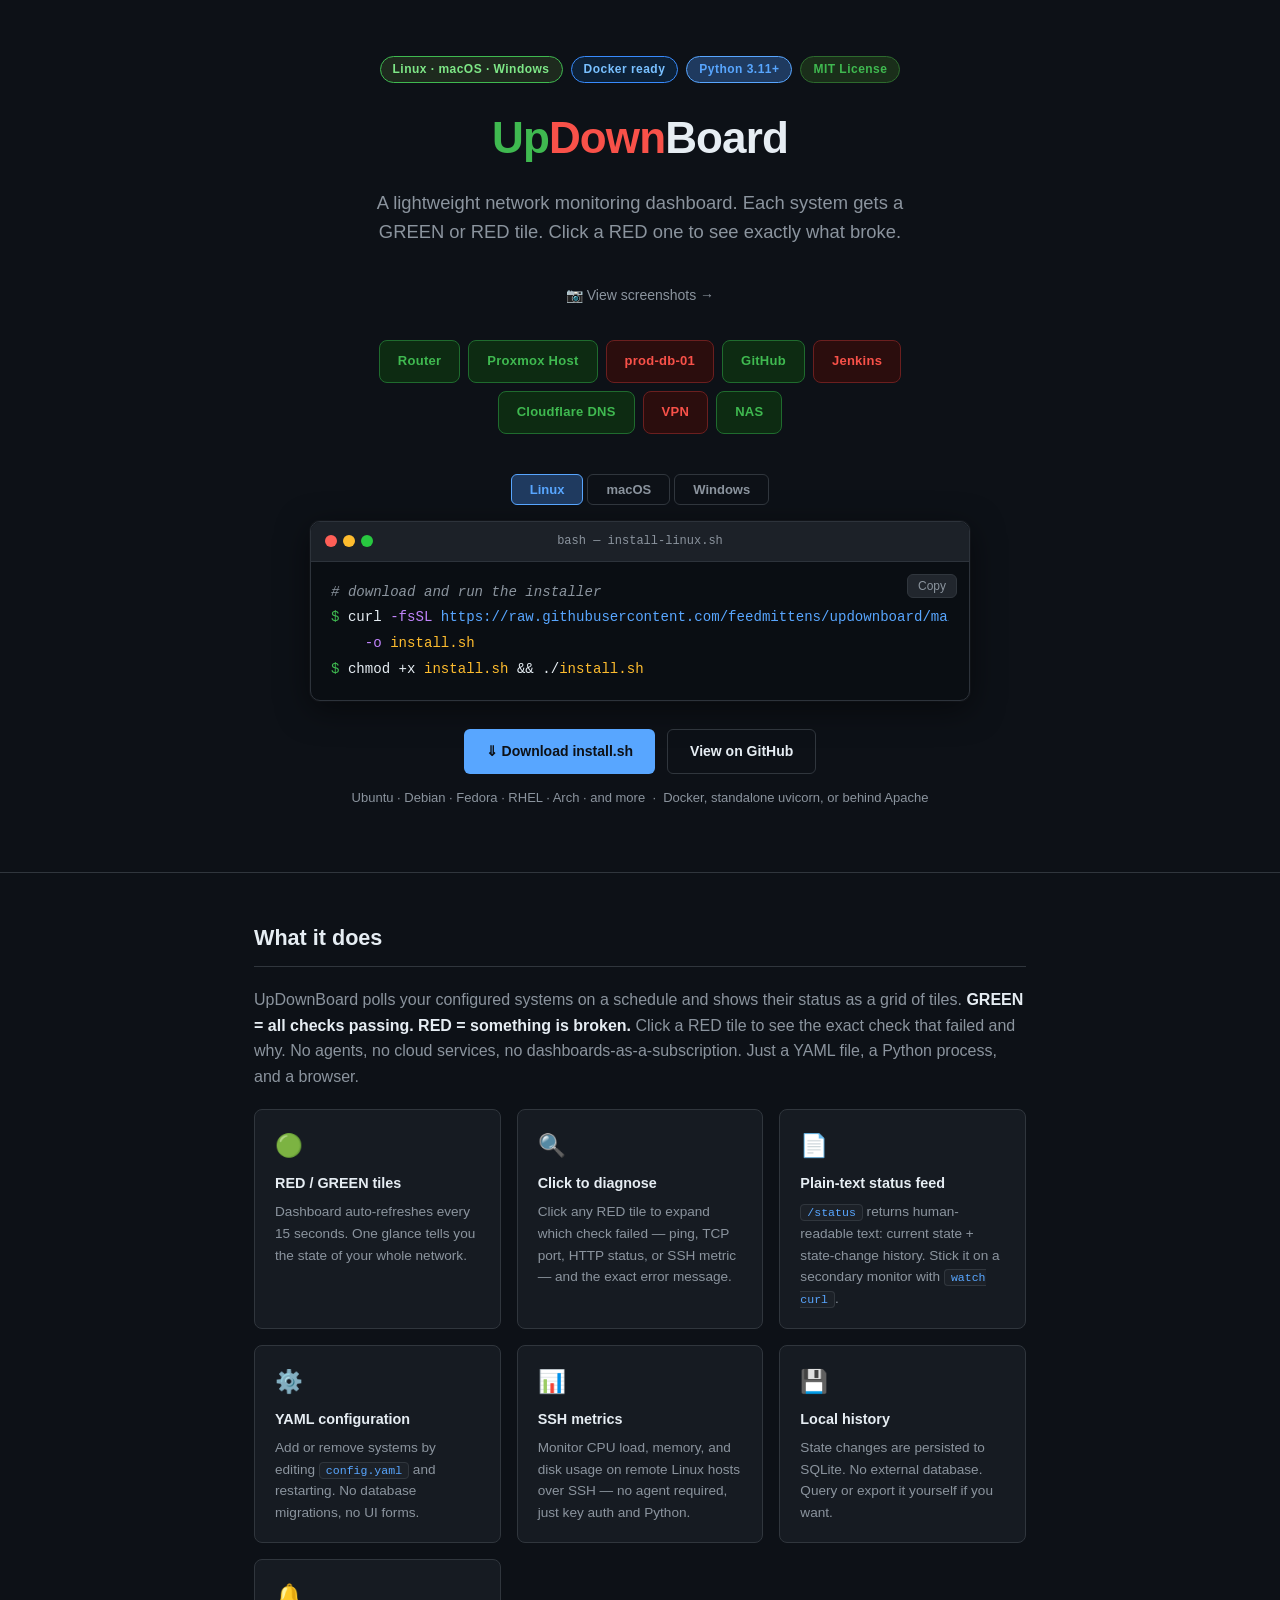
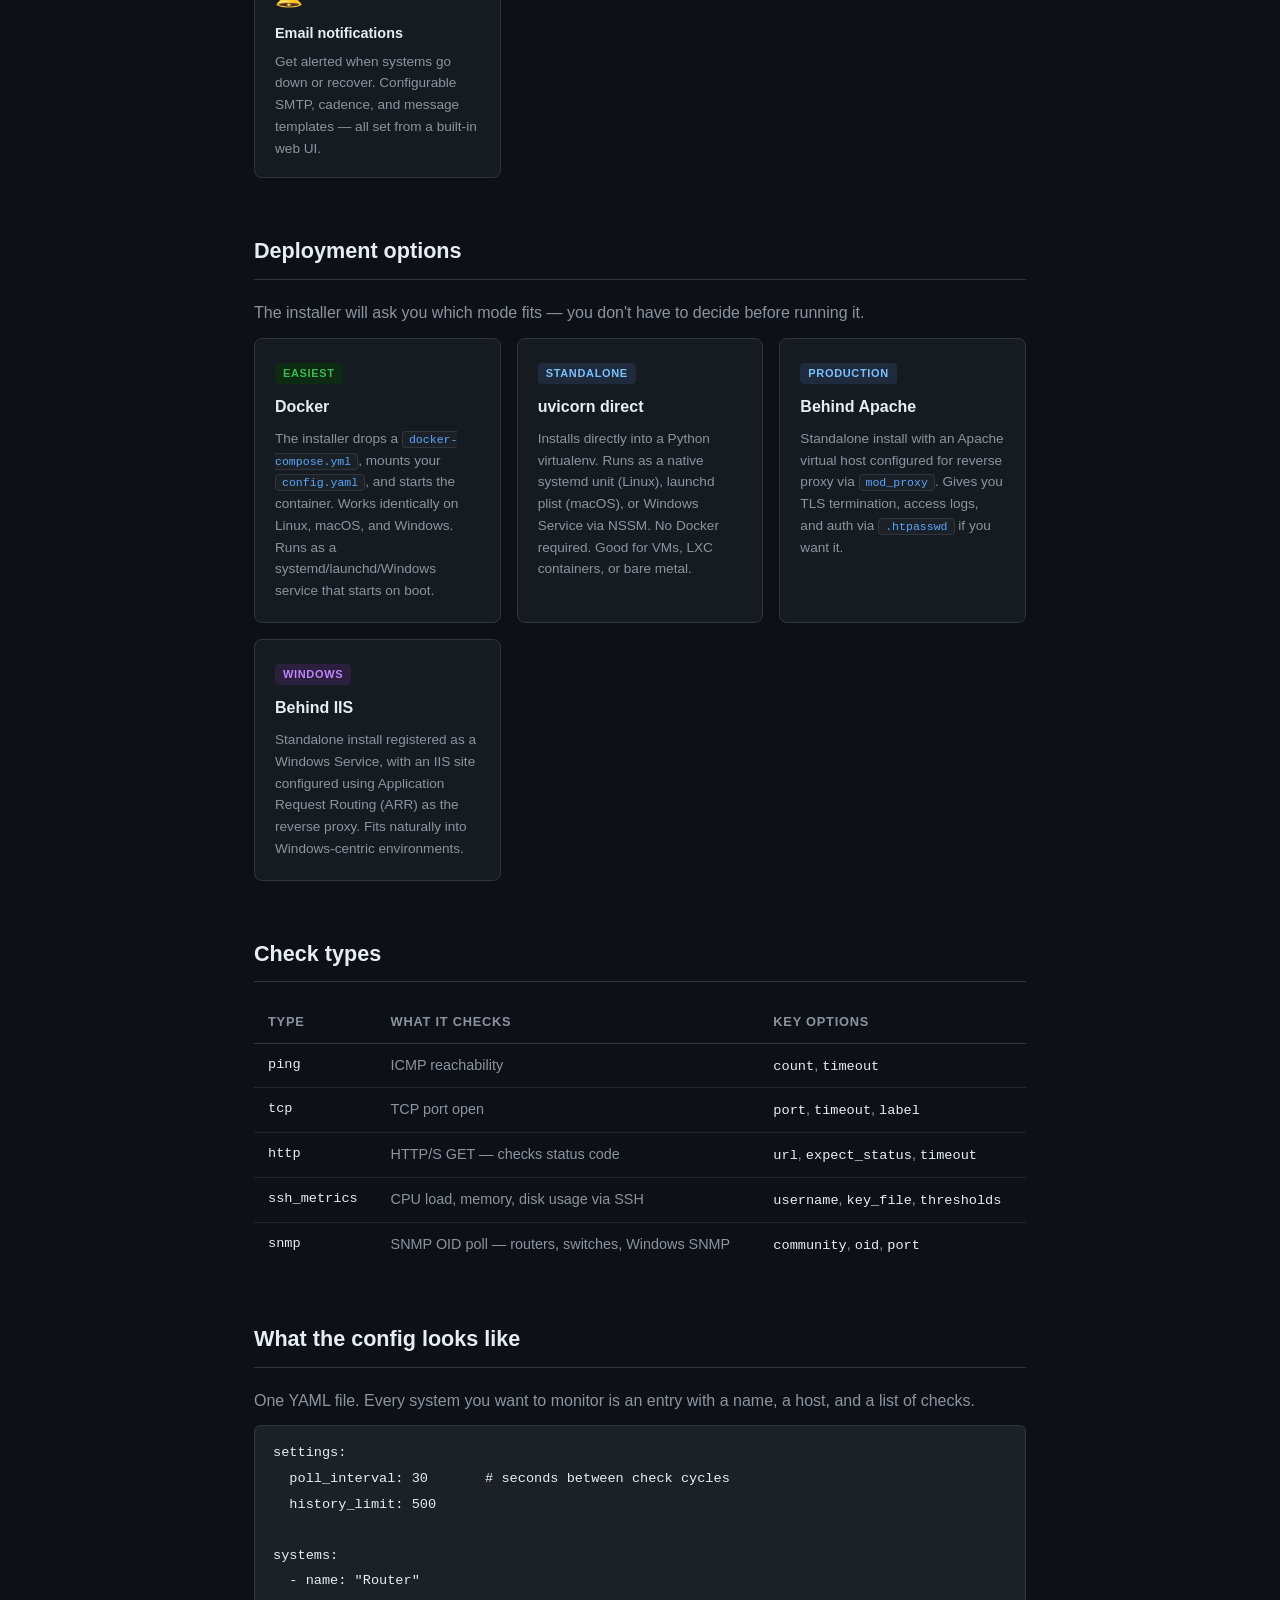
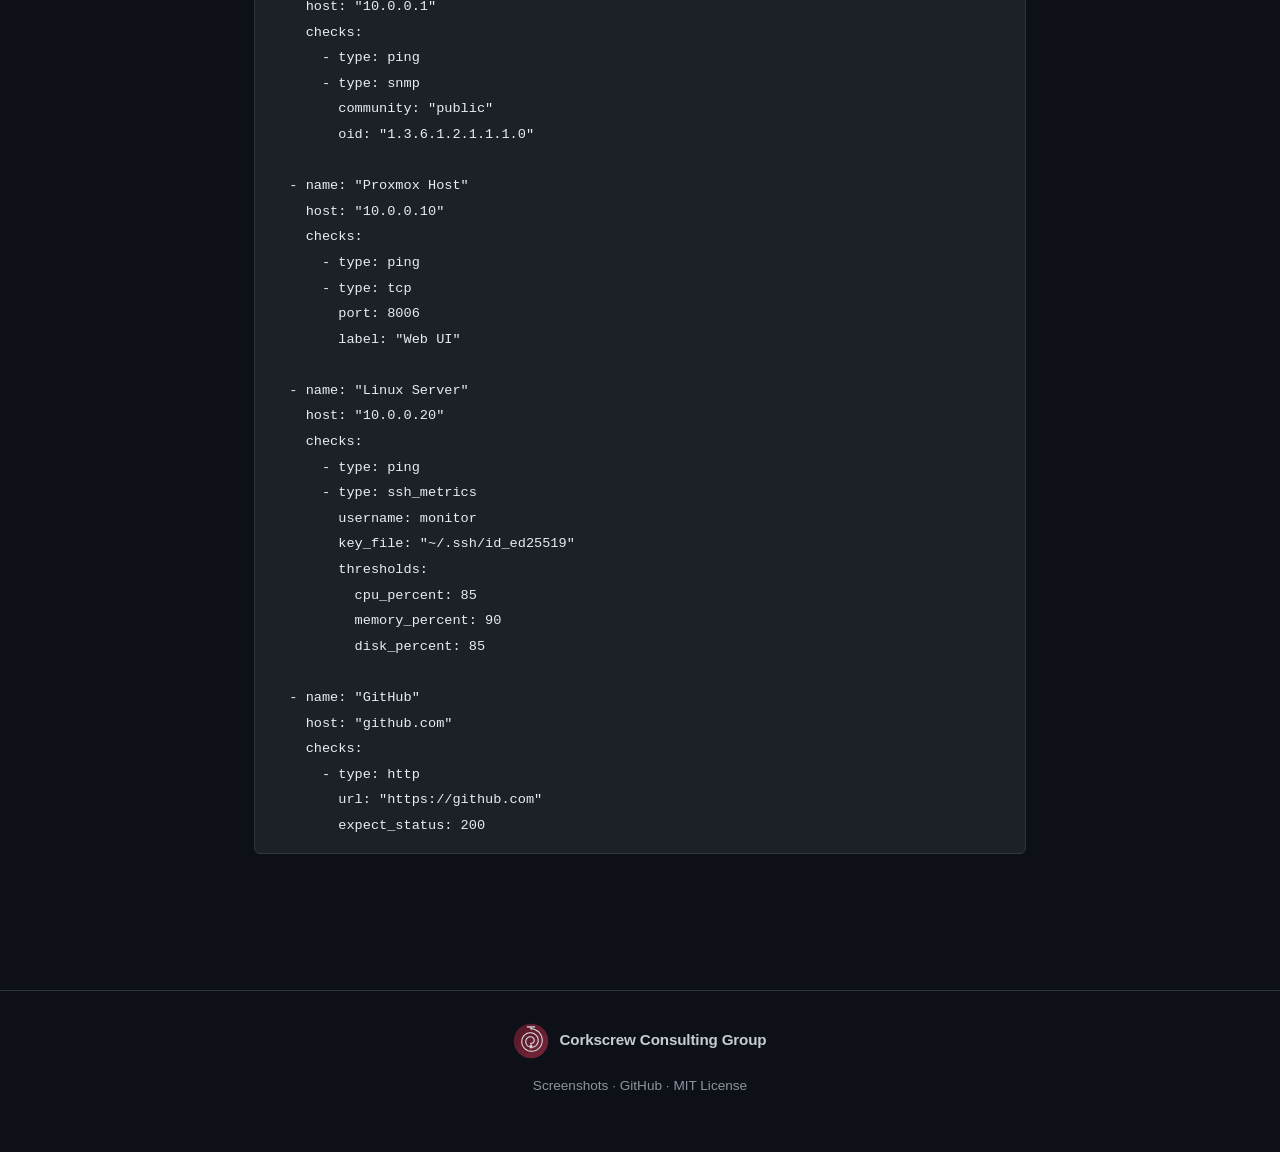
<file: docs/index.html>
<!DOCTYPE html>
<html lang="en">
<head>
  <meta charset="UTF-8">
  <meta name="viewport" content="width=device-width, initial-scale=1.0">
  <title>UpDownBoard — Network Monitoring Dashboard</title>
  <style>
    :root {
      --bg: #0d1117;
      --surface: #161b22;
      --border: #30363d;
      --text: #e6edf3;
      --muted: #8b949e;
      --accent: #58a6ff;
      --accent-dim: #1f3a5f;
      --green: #3fb950;
      --red: #f85149;
      --code-bg: #1c2128;
    }

    * { box-sizing: border-box; margin: 0; padding: 0; }

    body {
      background: var(--bg);
      color: var(--text);
      font-family: -apple-system, BlinkMacSystemFont, "Segoe UI", Helvetica, Arial, sans-serif;
      font-size: 16px;
      line-height: 1.6;
    }

    a { color: var(--accent); text-decoration: none; }
    a:hover { text-decoration: underline; }

    /* ── Header ── */
    header {
      border-bottom: 1px solid var(--border);
      padding: 56px 24px 52px;
      text-align: center;
    }

    .badges {
      display: flex;
      gap: 8px;
      justify-content: center;
      flex-wrap: wrap;
      margin-bottom: 20px;
    }

    .badge {
      display: inline-flex;
      align-items: center;
      gap: 5px;
      border-radius: 20px;
      padding: 3px 12px;
      font-size: 12px;
      font-weight: 600;
      letter-spacing: 0.04em;
    }

    .badge-python {
      background: var(--accent-dim);
      color: var(--accent);
      border: 1px solid var(--accent);
    }

    .badge-mit {
      background: #1a2e1a;
      color: var(--green);
      border: 1px solid #2d6a2d;
    }

    .badge-linux {
      background: #1e2a1e;
      color: #7ee787;
      border: 1px solid #3fb950;
    }

    .badge-docker {
      background: #0d2137;
      color: #79c0ff;
      border: 1px solid #388bfd;
    }

    h1 {
      font-size: 2.75rem;
      font-weight: 700;
      letter-spacing: -0.02em;
      margin-bottom: 14px;
    }

    h1 .up   { color: var(--green); }
    h1 .down { color: var(--red); }

    .tagline {
      font-size: 1.15rem;
      color: var(--muted);
      max-width: 540px;
      margin: 0 auto 36px;
    }

    /* ── Platform tabs ── */
    .platform-tabs {
      display: flex;
      gap: 4px;
      justify-content: center;
      margin-bottom: 16px;
    }

    .tab-btn {
      background: transparent;
      border: 1px solid var(--border);
      border-radius: 6px;
      color: var(--muted);
      font-size: 13px;
      font-weight: 600;
      padding: 7px 18px;
      cursor: pointer;
      transition: background 0.15s, color 0.15s, border-color 0.15s;
      font-family: inherit;
    }
    .tab-btn:hover { background: var(--surface); color: var(--text); }
    .tab-btn.active {
      background: var(--accent-dim);
      border-color: var(--accent);
      color: var(--accent);
    }

    .platform-panel { display: none; }
    .platform-panel.active { display: block; }

    /* ── Terminal window ── */
    .terminal-wrap {
      max-width: 660px;
      margin: 0 auto 28px;
    }

    .terminal {
      background: #0a0e13;
      border: 1px solid #2d333b;
      border-radius: 10px;
      overflow: hidden;
      box-shadow: 0 8px 32px rgba(0,0,0,0.5), 0 0 0 1px rgba(255,255,255,0.03);
      text-align: left;
    }

    .terminal-bar {
      background: #1c2128;
      padding: 10px 14px;
      display: flex;
      align-items: center;
      gap: 6px;
      border-bottom: 1px solid #2d333b;
    }

    .dot { width: 12px; height: 12px; border-radius: 50%; }
    .dot-red    { background: #ff5f57; }
    .dot-yellow { background: #febc2e; }
    .dot-green  { background: #28c840; }

    .dot-win { width: 14px; height: 14px; border-radius: 2px; font-size: 9px;
               display: flex; align-items: center; justify-content: center; }
    .dot-min  { background: #2d333b; color: #8b949e; }
    .dot-max  { background: #2d333b; color: #8b949e; }
    .dot-cls  { background: #c42b1c; color: white; }

    .terminal-title {
      flex: 1;
      text-align: center;
      font-size: 12px;
      color: #8b949e;
      font-family: "SFMono-Regular", Menlo, monospace;
      margin-left: -54px;
    }

    .terminal-body {
      padding: 18px 20px;
      position: relative;
    }

    .terminal-body pre {
      background: transparent;
      border: none;
      padding: 0;
      margin: 0;
      overflow-x: auto;
    }

    .terminal-body code {
      font-family: "SFMono-Regular", Consolas, "Liberation Mono", Menlo, monospace;
      font-size: 0.88rem;
      line-height: 1.7;
    }

    .t-prompt  { color: var(--green); user-select: none; }
    .t-ps      { color: #3a96dd; user-select: none; }
    .t-cmd     { color: #e6edf3; }
    .t-url     { color: var(--accent); }
    .t-flag    { color: #c084fc; }
    .t-file    { color: #febc2e; }
    .t-comment { color: #8b949e; font-style: italic; }
    .t-str     { color: #a5d6ff; }

    .copy-btn {
      position: absolute;
      top: 12px;
      right: 12px;
      background: #21262d;
      border: 1px solid #30363d;
      border-radius: 6px;
      color: #8b949e;
      font-size: 12px;
      padding: 4px 10px;
      cursor: pointer;
      font-family: -apple-system, sans-serif;
      transition: background 0.15s, color 0.15s;
    }
    .copy-btn:hover { background: #30363d; color: #e6edf3; }
    .copy-btn.copied { color: var(--green); border-color: var(--green); }

    .cta-group {
      display: flex;
      gap: 12px;
      justify-content: center;
      flex-wrap: wrap;
    }

    .btn {
      display: inline-flex;
      align-items: center;
      gap: 8px;
      padding: 10px 22px;
      border-radius: 6px;
      font-size: 14px;
      font-weight: 600;
      transition: opacity 0.15s;
    }
    .btn:hover { opacity: 0.85; text-decoration: none; }

    .btn-primary {
      background: var(--accent);
      color: #0d1117;
    }

    .btn-secondary {
      background: transparent;
      color: var(--text);
      border: 1px solid var(--border);
    }

    /* ── Demo tiles ── */
    .demo-tiles {
      display: flex;
      gap: 8px;
      justify-content: center;
      flex-wrap: wrap;
      margin: 32px auto 0;
      max-width: 640px;
    }

    .tile {
      border-radius: 8px;
      padding: 10px 18px;
      font-size: 13px;
      font-weight: 600;
      letter-spacing: 0.02em;
      border: 1px solid transparent;
      cursor: default;
    }

    .tile-green {
      background: #0d2b12;
      color: var(--green);
      border-color: #1f6b2e;
    }

    .tile-red {
      background: #2b0d0d;
      color: var(--red);
      border-color: #6b1f1f;
    }

    /* ── Main layout ── */
    main {
      max-width: 820px;
      margin: 0 auto;
      padding: 48px 24px 80px;
    }

    section { margin-bottom: 56px; }

    h2 {
      font-size: 1.35rem;
      font-weight: 600;
      margin-bottom: 20px;
      padding-bottom: 10px;
      border-bottom: 1px solid var(--border);
    }

    p { margin-bottom: 12px; color: var(--muted); }
    p strong { color: var(--text); }

    /* ── Feature grid ── */
    .features {
      display: grid;
      grid-template-columns: repeat(auto-fill, minmax(220px, 1fr));
      gap: 16px;
    }

    .feature {
      background: var(--surface);
      border: 1px solid var(--border);
      border-radius: 8px;
      padding: 18px 20px;
    }

    .feature-icon { font-size: 1.4rem; margin-bottom: 8px; }
    .feature h3 { font-size: 0.9rem; font-weight: 600; margin-bottom: 6px; color: var(--text); }
    .feature p { font-size: 0.85rem; margin: 0; color: var(--muted); }

    /* ── Check type table ── */
    table {
      width: 100%;
      border-collapse: collapse;
      font-size: 0.9rem;
    }

    th {
      text-align: left;
      padding: 10px 14px;
      font-size: 0.8rem;
      font-weight: 600;
      text-transform: uppercase;
      letter-spacing: 0.06em;
      color: var(--muted);
      border-bottom: 1px solid var(--border);
    }

    td {
      padding: 10px 14px;
      border-bottom: 1px solid #21262d;
      color: var(--muted);
      vertical-align: top;
    }

    td:first-child { color: var(--text); font-family: "SFMono-Regular", Menlo, monospace; font-size: 0.85rem; }

    tr:last-child td { border-bottom: none; }

    tbody tr:hover { background: var(--surface); }

    /* ── Deployment cards ── */
    .deploy-grid {
      display: grid;
      grid-template-columns: repeat(auto-fill, minmax(240px, 1fr));
      gap: 16px;
    }

    .deploy-card {
      background: var(--surface);
      border: 1px solid var(--border);
      border-radius: 8px;
      padding: 20px;
    }

    .deploy-card h3 {
      font-size: 1rem;
      font-weight: 600;
      margin-bottom: 8px;
      color: var(--text);
    }

    .deploy-card .deploy-tag {
      display: inline-block;
      font-size: 11px;
      font-weight: 600;
      text-transform: uppercase;
      letter-spacing: 0.06em;
      padding: 2px 8px;
      border-radius: 4px;
      margin-bottom: 10px;
    }

    .tag-easy { background: #0d2b12; color: var(--green); }
    .tag-prod  { background: #1f2a3d; color: #79c0ff; }
    .tag-iis   { background: #2a1f3d; color: #c084fc; }

    .deploy-card p { font-size: 0.85rem; margin: 0; }

    /* ── Code blocks ── */
    pre {
      background: var(--code-bg);
      border: 1px solid var(--border);
      border-radius: 6px;
      padding: 14px 18px;
      overflow-x: auto;
      margin: 10px 0;
    }

    code {
      font-family: "SFMono-Regular", Consolas, "Liberation Mono", Menlo, monospace;
      font-size: 0.85rem;
      color: #e6edf3;
    }

    p code, li code {
      background: var(--code-bg);
      border: 1px solid var(--border);
      border-radius: 4px;
      padding: 1px 6px;
      font-size: 0.85em;
      color: var(--accent);
    }

    /* ── Footer ── */
    footer {
      border-top: 1px solid var(--border);
      text-align: center;
      padding: 32px 24px;
      font-size: 0.85rem;
      color: var(--muted);
    }

    .ccg-link {
      display: inline-flex;
      align-items: center;
      gap: 10px;
      text-decoration: none;
      margin-bottom: 12px;
      opacity: 0.85;
      transition: opacity 0.15s;
    }
    .ccg-link:hover { opacity: 1; text-decoration: none; }

    .ccg-logo { width: 36px; height: 36px; border-radius: 50%; }

    .ccg-name {
      font-size: 0.95rem;
      font-weight: 600;
      color: var(--text);
      letter-spacing: -0.01em;
    }

    .footer-links { margin-top: 4px; }
    .footer-links a { color: var(--muted); }
    .footer-links a:hover { color: var(--accent); }

    @media (max-width: 600px) {
      h1 { font-size: 1.8rem; }
      .features { grid-template-columns: 1fr; }
      .deploy-grid { grid-template-columns: 1fr; }
    }
  </style>
</head>
<body>

<header>
  <div class="badges">
    <span class="badge badge-linux">Linux · macOS · Windows</span>
    <span class="badge badge-docker">Docker ready</span>
    <span class="badge badge-python">Python 3.11+</span>
    <span class="badge badge-mit">MIT License</span>
  </div>

  <h1><span class="up">Up</span><span class="down">Down</span>Board</h1>
  <p class="tagline">
    A lightweight network monitoring dashboard. Each system gets a GREEN or RED tile.
    Click a RED one to see exactly what broke.
  </p>

  <p style="margin-bottom:20px;">
    <a href="screenshots.html" style="font-size:0.875rem;color:var(--muted);">&#128247; View screenshots &rarr;</a>
  </p>

  <!-- Fake dashboard preview -->
  <div class="demo-tiles">
    <span class="tile tile-green">Router</span>
    <span class="tile tile-green">Proxmox Host</span>
    <span class="tile tile-red">prod-db-01</span>
    <span class="tile tile-green">GitHub</span>
    <span class="tile tile-red">Jenkins</span>
    <span class="tile tile-green">Cloudflare DNS</span>
    <span class="tile tile-red">VPN</span>
    <span class="tile tile-green">NAS</span>
  </div>

  <!-- Platform tab picker -->
  <div class="platform-tabs" style="margin-top: 40px;">
    <button class="tab-btn active" onclick="showPlatform('linux', this)"> Linux</button>
    <button class="tab-btn"        onclick="showPlatform('macos', this)"> macOS</button>
    <button class="tab-btn"        onclick="showPlatform('windows', this)"> Windows</button>
  </div>

  <!-- Linux -->
  <div id="panel-linux" class="platform-panel active">
    <div class="terminal-wrap">
      <div class="terminal">
        <div class="terminal-bar">
          <span class="dot dot-red"></span><span class="dot dot-yellow"></span><span class="dot dot-green"></span>
          <span class="terminal-title">bash — install-linux.sh</span>
        </div>
        <div class="terminal-body">
          <button class="copy-btn" onclick="copyCmd('linux', this)">Copy</button>
          <pre><code
><span class="t-comment"># download and run the installer</span>
<span class="t-prompt">$</span> <span class="t-cmd">curl </span><span class="t-flag">-fsSL</span> <span class="t-url">https://raw.githubusercontent.com/feedmittens/updownboard/main/install-linux.sh</span> <span class="t-flag">\
    -o</span> <span class="t-file">install.sh</span>
<span class="t-prompt">$</span> <span class="t-cmd">chmod +x</span> <span class="t-file">install.sh</span> <span class="t-cmd">&amp;&amp; ./</span><span class="t-file">install.sh</span></code></pre>
        </div>
      </div>
    </div>
    <div class="cta-group">
      <a class="btn btn-primary" href="https://raw.githubusercontent.com/feedmittens/updownboard/main/install-linux.sh" download="install.sh">&#8659; Download install.sh</a>
      <a class="btn btn-secondary" href="https://github.com/feedmittens/updownboard">View on GitHub</a>
    </div>
    <p style="margin-top:14px;font-size:13px;color:#8b949e;">Ubuntu · Debian · Fedora · RHEL · Arch · and more &nbsp;·&nbsp; Docker, standalone uvicorn, or behind Apache</p>
  </div>

  <!-- macOS -->
  <div id="panel-macos" class="platform-panel">
    <div class="terminal-wrap">
      <div class="terminal">
        <div class="terminal-bar">
          <span class="dot dot-red"></span><span class="dot dot-yellow"></span><span class="dot dot-green"></span>
          <span class="terminal-title">zsh — install.sh</span>
        </div>
        <div class="terminal-body">
          <button class="copy-btn" onclick="copyCmd('macos', this)">Copy</button>
          <pre><code
><span class="t-comment"># download and run the installer</span>
<span class="t-prompt">$</span> <span class="t-cmd">curl </span><span class="t-flag">-fsSL</span> <span class="t-url">https://raw.githubusercontent.com/feedmittens/updownboard/main/install.sh</span> <span class="t-flag">\
    -o</span> <span class="t-file">install.sh</span>
<span class="t-prompt">$</span> <span class="t-cmd">chmod +x</span> <span class="t-file">install.sh</span> <span class="t-cmd">&amp;&amp; ./</span><span class="t-file">install.sh</span></code></pre>
        </div>
      </div>
    </div>
    <div class="cta-group">
      <a class="btn btn-primary" href="https://raw.githubusercontent.com/feedmittens/updownboard/main/install.sh" download="install.sh">&#8659; Download install.sh</a>
      <a class="btn btn-secondary" href="https://github.com/feedmittens/updownboard">View on GitHub</a>
    </div>
    <p style="margin-top:14px;font-size:13px;color:#8b949e;">macOS 12+ &nbsp;·&nbsp; Docker, standalone uvicorn, or behind Apache</p>
  </div>

  <!-- Windows -->
  <div id="panel-windows" class="platform-panel">
    <div class="terminal-wrap">
      <div class="terminal">
        <div class="terminal-bar">
          <span class="dot-win dot-min">&#8722;</span><span class="dot-win dot-max">&#9633;</span><span class="dot-win dot-cls">&#10005;</span>
          <span class="terminal-title" style="margin-left:-54px">PowerShell — install.ps1</span>
        </div>
        <div class="terminal-body">
          <button class="copy-btn" onclick="copyCmd('windows', this)">Copy</button>
          <pre><code
><span class="t-comment"># download and run the installer</span>
<span class="t-ps">PS&gt;</span> <span class="t-cmd">Invoke-WebRequest</span> <span class="t-flag">-Uri</span> <span class="t-str">"https://raw.githubusercontent.com/feedmittens/updownboard/main/install.ps1"</span> <span class="t-flag">`
    -OutFile</span> <span class="t-file">install.ps1</span>
<span class="t-ps">PS&gt;</span> <span class="t-cmd">.\</span><span class="t-file">install.ps1</span></code></pre>
        </div>
      </div>
    </div>
    <div class="cta-group">
      <a class="btn btn-primary" href="https://raw.githubusercontent.com/feedmittens/updownboard/main/install.ps1" download="install.ps1">&#8659; Download install.ps1</a>
      <a class="btn btn-secondary" href="https://github.com/feedmittens/updownboard">View on GitHub</a>
    </div>
    <p style="margin-top:14px;font-size:13px;color:#8b949e;">Windows 10/11 &nbsp;·&nbsp; PowerShell 5.1+ &nbsp;·&nbsp; Docker, standalone uvicorn, or behind IIS</p>
    <p style="margin-top:6px;font-size:12px;color:#6e7681;">If scripts are blocked: <code style="font-size:11px;">Set-ExecutionPolicy -Scope CurrentUser RemoteSigned</code></p>
  </div>
</header>

<main>

  <!-- What it does -->
  <section>
    <h2>What it does</h2>
    <p>
      UpDownBoard polls your configured systems on a schedule and shows their status as a grid of tiles.
      <strong>GREEN = all checks passing. RED = something is broken.</strong>
      Click a RED tile to see the exact check that failed and why.
      No agents, no cloud services, no dashboards-as-a-subscription.
      Just a YAML file, a Python process, and a browser.
    </p>
    <div class="features" style="margin-top: 20px;">
      <div class="feature">
        <div class="feature-icon">&#128994;</div>
        <h3>RED / GREEN tiles</h3>
        <p>Dashboard auto-refreshes every 15 seconds. One glance tells you the state of your whole network.</p>
      </div>
      <div class="feature">
        <div class="feature-icon">&#128269;</div>
        <h3>Click to diagnose</h3>
        <p>Click any RED tile to expand which check failed — ping, TCP port, HTTP status, or SSH metric — and the exact error message.</p>
      </div>
      <div class="feature">
        <div class="feature-icon">&#128196;</div>
        <h3>Plain-text status feed</h3>
        <p><code>/status</code> returns human-readable text: current state + state-change history. Stick it on a secondary monitor with <code>watch curl</code>.</p>
      </div>
      <div class="feature">
        <div class="feature-icon">&#9881;&#65039;</div>
        <h3>YAML configuration</h3>
        <p>Add or remove systems by editing <code>config.yaml</code> and restarting. No database migrations, no UI forms.</p>
      </div>
      <div class="feature">
        <div class="feature-icon">&#128202;</div>
        <h3>SSH metrics</h3>
        <p>Monitor CPU load, memory, and disk usage on remote Linux hosts over SSH — no agent required, just key auth and Python.</p>
      </div>
      <div class="feature">
        <div class="feature-icon">&#128190;</div>
        <h3>Local history</h3>
        <p>State changes are persisted to SQLite. No external database. Query or export it yourself if you want.</p>
      </div>
      <div class="feature">
        <div class="feature-icon">&#128276;</div>
        <h3>Email notifications</h3>
        <p>Get alerted when systems go down or recover. Configurable SMTP, cadence, and message templates — all set from a built-in web UI.</p>
      </div>
    </div>
  </section>

  <!-- Deployment options -->
  <section>
    <h2>Deployment options</h2>
    <p>The installer will ask you which mode fits — you don't have to decide before running it.</p>
    <div class="deploy-grid">
      <div class="deploy-card">
        <span class="deploy-tag tag-easy">Easiest</span>
        <h3>Docker</h3>
        <p>The installer drops a <code>docker-compose.yml</code>, mounts your <code>config.yaml</code>, and starts the container. Works identically on Linux, macOS, and Windows. Runs as a systemd/launchd/Windows service that starts on boot.</p>
      </div>
      <div class="deploy-card">
        <span class="deploy-tag tag-prod">Standalone</span>
        <h3>uvicorn direct</h3>
        <p>Installs directly into a Python virtualenv. Runs as a native systemd unit (Linux), launchd plist (macOS), or Windows Service via NSSM. No Docker required. Good for VMs, LXC containers, or bare metal.</p>
      </div>
      <div class="deploy-card">
        <span class="deploy-tag tag-prod">Production</span>
        <h3>Behind Apache</h3>
        <p>Standalone install with an Apache virtual host configured for reverse proxy via <code>mod_proxy</code>. Gives you TLS termination, access logs, and auth via <code>.htpasswd</code> if you want it.</p>
      </div>
      <div class="deploy-card">
        <span class="deploy-tag tag-iis">Windows</span>
        <h3>Behind IIS</h3>
        <p>Standalone install registered as a Windows Service, with an IIS site configured using Application Request Routing (ARR) as the reverse proxy. Fits naturally into Windows-centric environments.</p>
      </div>
    </div>
  </section>

  <!-- Check types -->
  <section>
    <h2>Check types</h2>
    <table>
      <thead>
        <tr>
          <th>Type</th>
          <th>What it checks</th>
          <th>Key options</th>
        </tr>
      </thead>
      <tbody>
        <tr>
          <td>ping</td>
          <td>ICMP reachability</td>
          <td><code>count</code>, <code>timeout</code></td>
        </tr>
        <tr>
          <td>tcp</td>
          <td>TCP port open</td>
          <td><code>port</code>, <code>timeout</code>, <code>label</code></td>
        </tr>
        <tr>
          <td>http</td>
          <td>HTTP/S GET — checks status code</td>
          <td><code>url</code>, <code>expect_status</code>, <code>timeout</code></td>
        </tr>
        <tr>
          <td>ssh_metrics</td>
          <td>CPU load, memory, disk usage via SSH</td>
          <td><code>username</code>, <code>key_file</code>, <code>thresholds</code></td>
        </tr>
        <tr>
          <td>snmp</td>
          <td>SNMP OID poll — routers, switches, Windows SNMP</td>
          <td><code>community</code>, <code>oid</code>, <code>port</code></td>
        </tr>
      </tbody>
    </table>
  </section>

  <!-- Minimal config example -->
  <section>
    <h2>What the config looks like</h2>
    <p>One YAML file. Every system you want to monitor is an entry with a name, a host, and a list of checks.</p>
    <pre><code>settings:
  poll_interval: 30       # seconds between check cycles
  history_limit: 500

systems:
  - name: "Router"
    host: "10.0.0.1"
    checks:
      - type: ping
      - type: snmp
        community: "public"
        oid: "1.3.6.1.2.1.1.1.0"

  - name: "Proxmox Host"
    host: "10.0.0.10"
    checks:
      - type: ping
      - type: tcp
        port: 8006
        label: "Web UI"

  - name: "Linux Server"
    host: "10.0.0.20"
    checks:
      - type: ping
      - type: ssh_metrics
        username: monitor
        key_file: "~/.ssh/id_ed25519"
        thresholds:
          cpu_percent: 85
          memory_percent: 90
          disk_percent: 85

  - name: "GitHub"
    host: "github.com"
    checks:
      - type: http
        url: "https://github.com"
        expect_status: 200</code></pre>
  </section>

</main>

<footer>
  <a href="https://www.corkscrewconsulting.net" class="ccg-link">
    <img src="logo-ccg.svg" alt="Corkscrew Consulting Group" class="ccg-logo">
    <span class="ccg-name">Corkscrew Consulting Group</span>
  </a>
  <p class="footer-links">
    <a href="screenshots.html">Screenshots</a> &middot;
    <a href="https://github.com/feedmittens/updownboard">GitHub</a> &middot;
    MIT License
  </p>
</footer>

<script>
  const CMDS = {
    linux:   'curl -fsSL https://raw.githubusercontent.com/feedmittens/updownboard/main/install-linux.sh -o install.sh\nchmod +x install.sh && ./install.sh',
    macos:   'curl -fsSL https://raw.githubusercontent.com/feedmittens/updownboard/main/install.sh -o install.sh\nchmod +x install.sh && ./install.sh',
    windows: 'Invoke-WebRequest -Uri "https://raw.githubusercontent.com/feedmittens/updownboard/main/install.ps1" -OutFile install.ps1\n.\\install.ps1',
  };

  function showPlatform(platform, btn) {
    document.querySelectorAll('.platform-panel').forEach(p => p.classList.remove('active'));
    document.querySelectorAll('.tab-btn').forEach(b => b.classList.remove('active'));
    document.getElementById('panel-' + platform).classList.add('active');
    if (btn) btn.classList.add('active');
  }

  function copyCmd(platform, btn) {
    navigator.clipboard.writeText(CMDS[platform]).then(() => {
      btn.textContent = 'Copied!';
      btn.classList.add('copied');
      setTimeout(() => { btn.textContent = 'Copy'; btn.classList.remove('copied'); }, 2000);
    });
  }

  (function() {
    const p = navigator.platform.toLowerCase();
    const ua = navigator.userAgent.toLowerCase();
    if (p.includes('win') || ua.includes('windows')) {
      showPlatform('windows', document.querySelector('.tab-btn:nth-child(3)'));
    } else if (p.includes('mac') || ua.includes('mac')) {
      showPlatform('macos', document.querySelector('.tab-btn:nth-child(2)'));
    }
    // Linux is default — already active
  })();
</script>
</body>
</html>
</file>
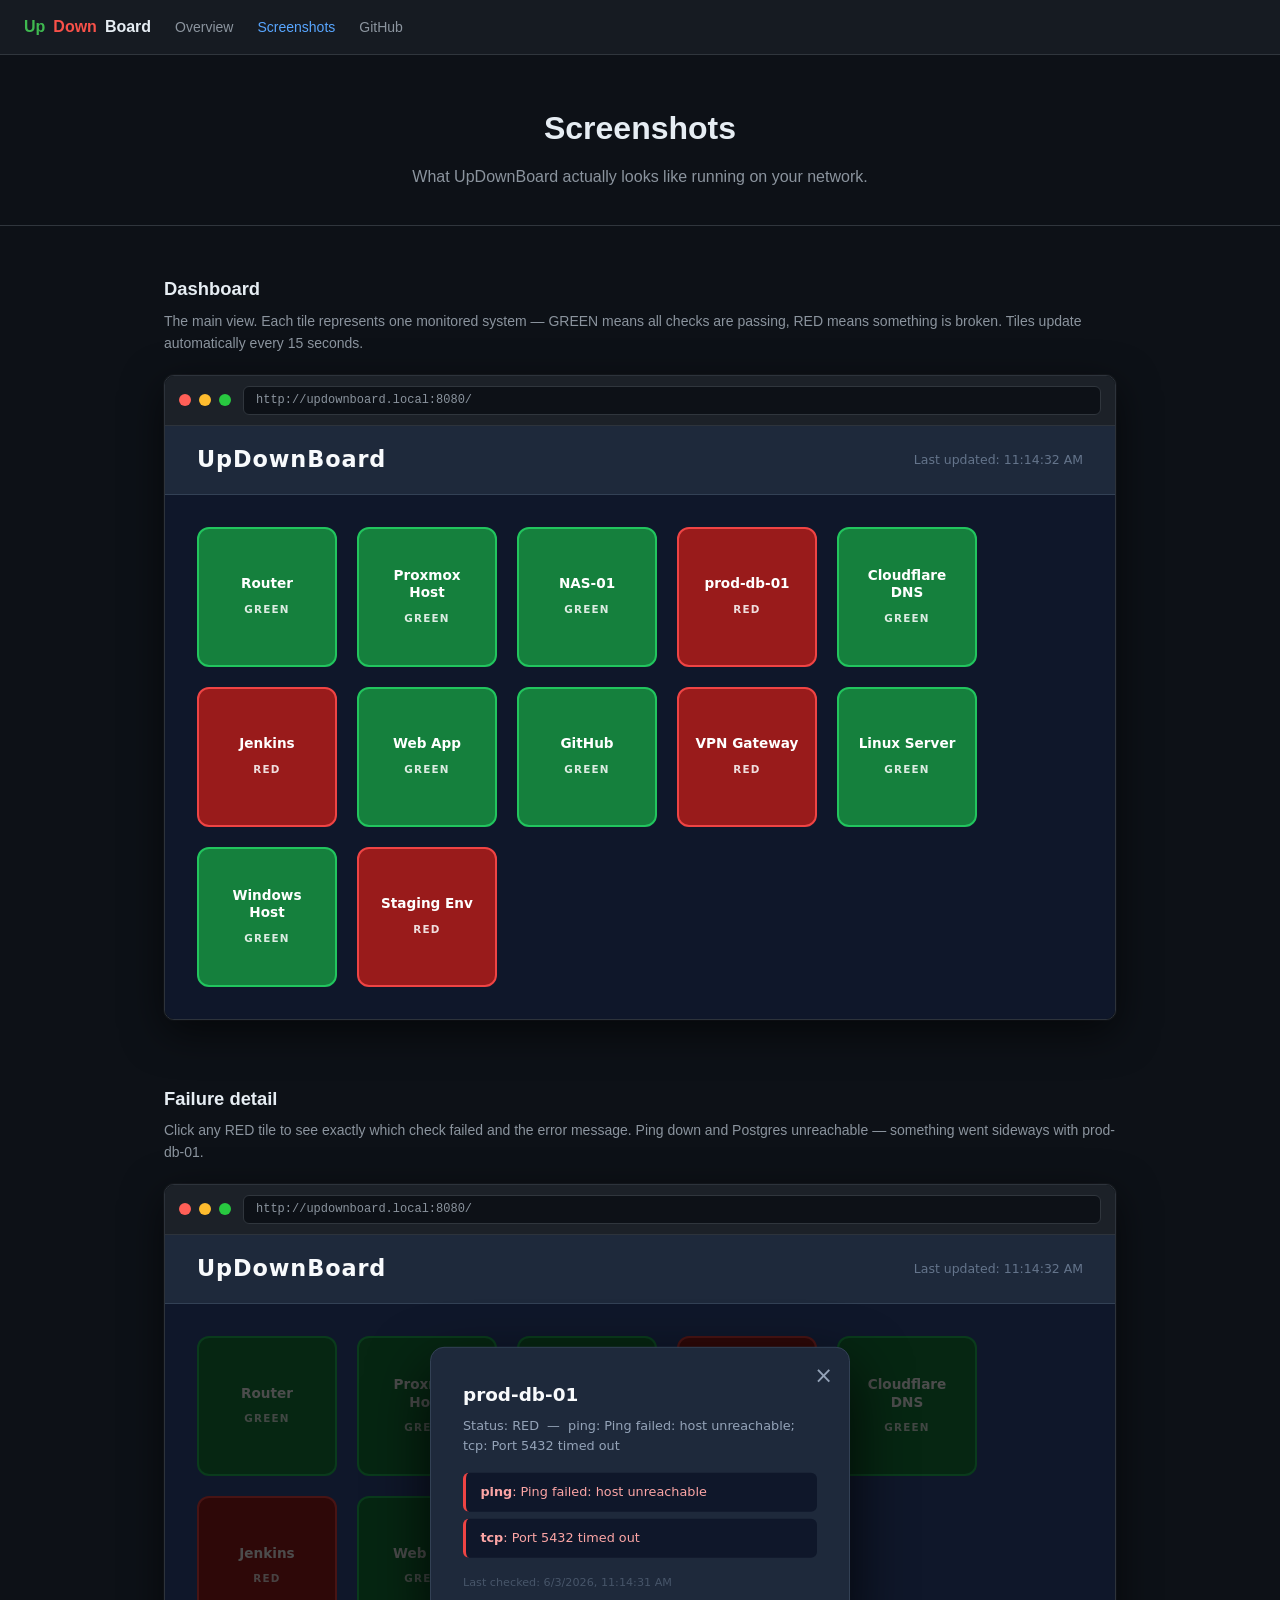
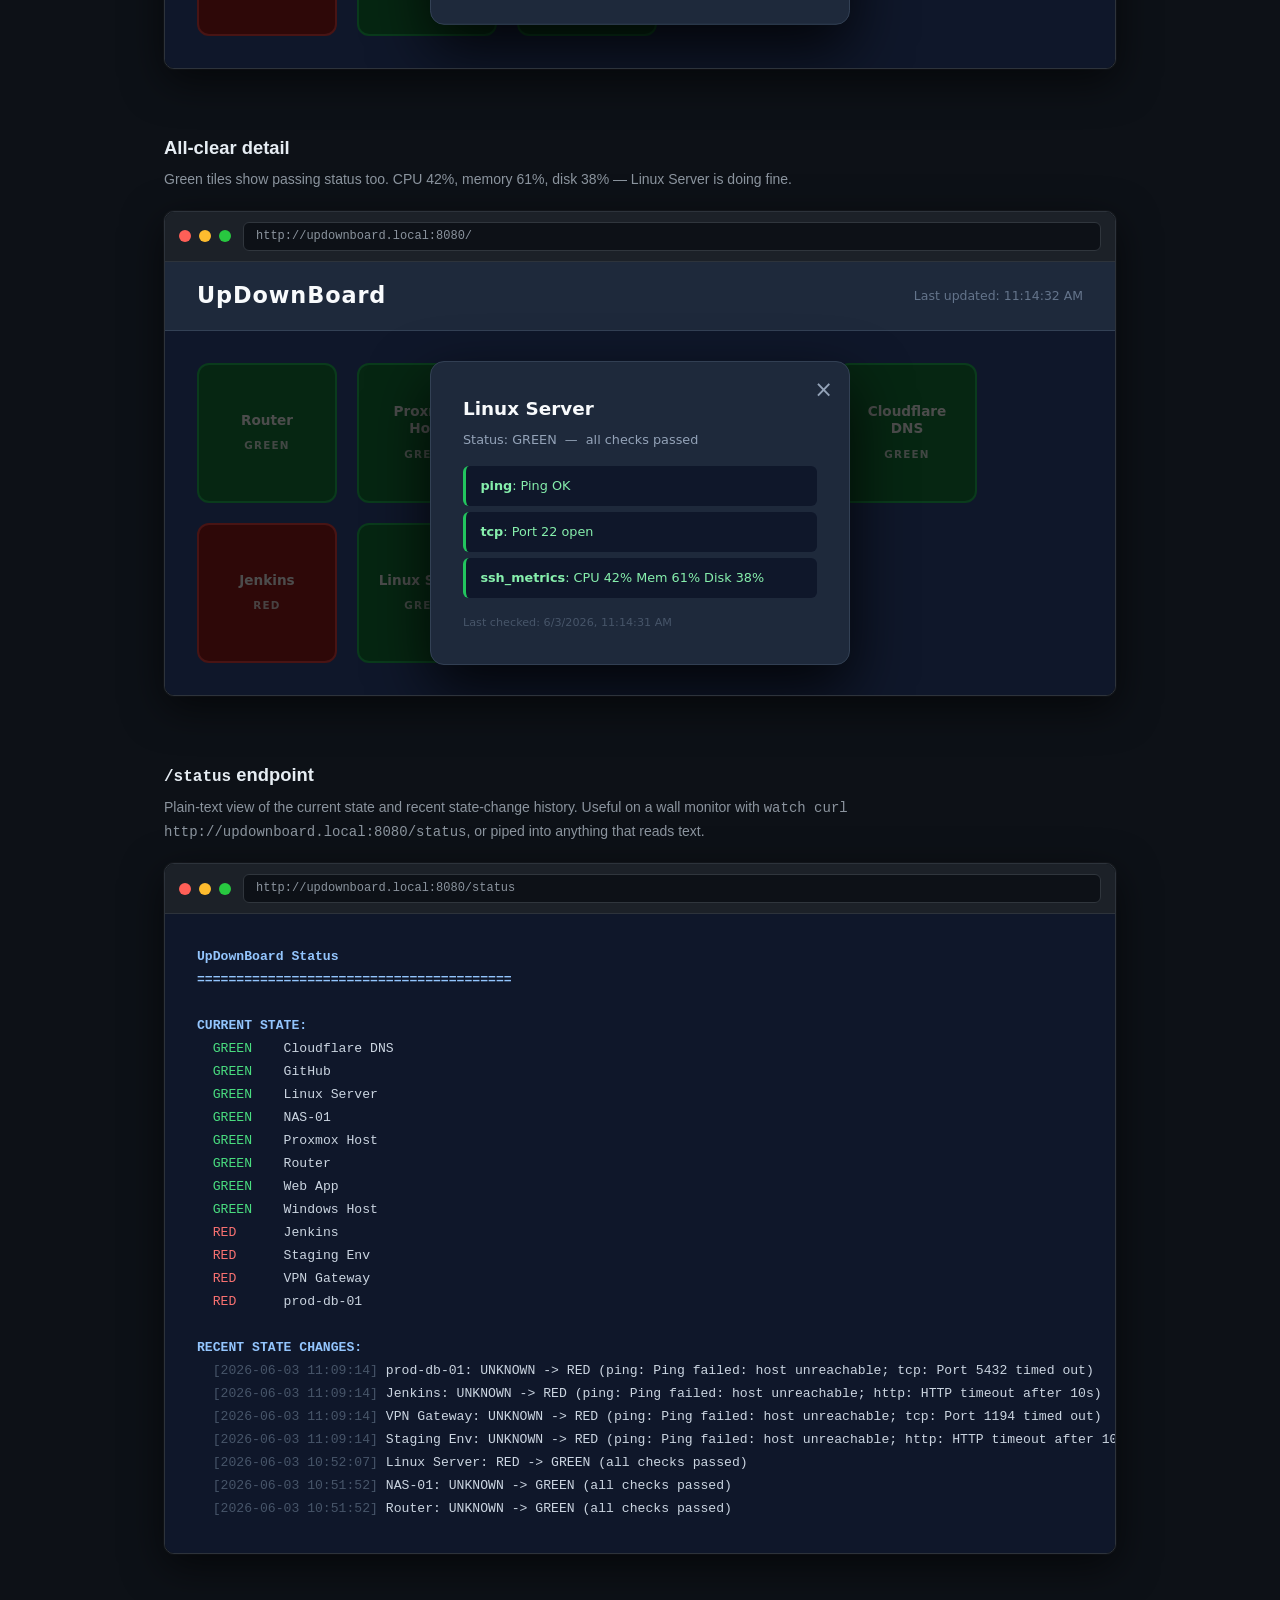
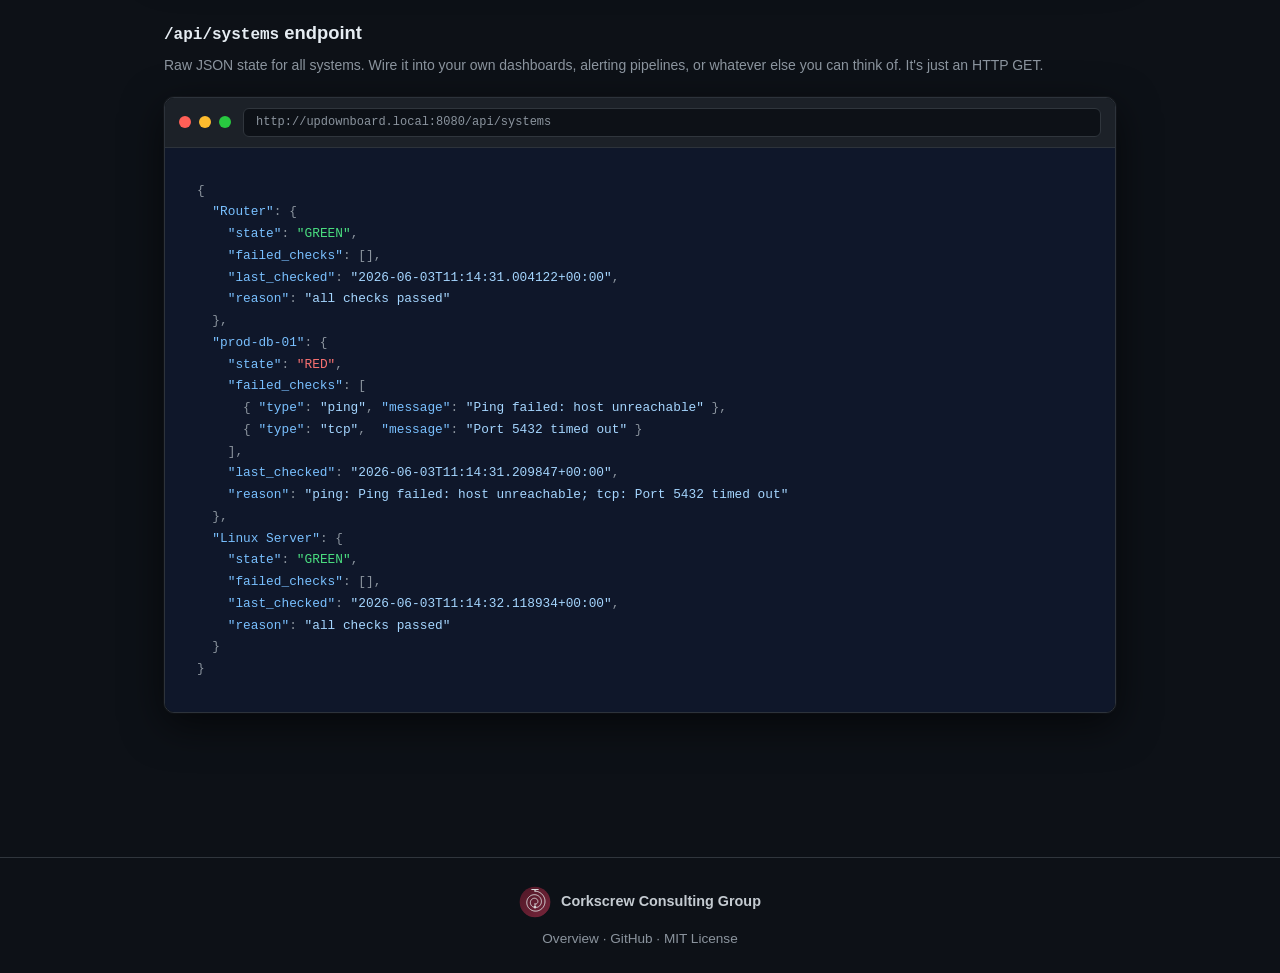
<file: docs/screenshots.html>
<!DOCTYPE html>
<html lang="en">
<head>
  <meta charset="UTF-8">
  <meta name="viewport" content="width=device-width, initial-scale=1.0">
  <title>UpDownBoard — Screenshots</title>
  <style>
    :root {
      --bg: #0d1117;
      --surface: #161b22;
      --border: #30363d;
      --text: #e6edf3;
      --muted: #8b949e;
      --accent: #58a6ff;
      --green: #3fb950;
      --red: #f85149;
      --code-bg: #1c2128;

      /* App palette — matches style.css exactly */
      --app-bg:      #0f172a;
      --app-header:  #1e293b;
      --app-border:  #334155;
      --app-text:    #e2e8f0;
      --app-muted:   #64748b;
      --tile-green-bg: #15803d;
      --tile-green-border: #22c55e;
      --tile-red-bg:    #991b1b;
      --tile-red-border: #ef4444;
      --tile-unk-bg:    #374151;
      --tile-unk-border: #6b7280;
    }

    * { box-sizing: border-box; margin: 0; padding: 0; }

    body {
      background: var(--bg);
      color: var(--text);
      font-family: -apple-system, BlinkMacSystemFont, "Segoe UI", Helvetica, Arial, sans-serif;
      font-size: 16px;
      line-height: 1.6;
    }

    a { color: var(--accent); text-decoration: none; }
    a:hover { text-decoration: underline; }

    /* ── Site nav ── */
    .site-nav {
      border-bottom: 1px solid var(--border);
      padding: 14px 24px;
      display: flex;
      align-items: center;
      gap: 24px;
      background: var(--surface);
    }

    .site-nav .logo {
      font-size: 1rem;
      font-weight: 700;
      color: var(--text);
      display: flex;
      align-items: center;
      gap: 8px;
    }

    .site-nav .logo .up   { color: #3fb950; }
    .site-nav .logo .down { color: #f85149; }

    .site-nav a {
      font-size: 0.875rem;
      color: var(--muted);
    }
    .site-nav a:hover { color: var(--accent); text-decoration: none; }
    .site-nav a.active { color: var(--accent); }

    /* ── Page header ── */
    .page-header {
      padding: 48px 24px 36px;
      text-align: center;
      border-bottom: 1px solid var(--border);
    }

    .page-header h1 {
      font-size: 2rem;
      font-weight: 700;
      margin-bottom: 10px;
    }

    .page-header p {
      color: var(--muted);
      font-size: 1rem;
    }

    /* ── Layout ── */
    main {
      max-width: 1000px;
      margin: 0 auto;
      padding: 48px 24px 80px;
    }

    .screenshot-block {
      margin-bottom: 64px;
    }

    .screenshot-block h2 {
      font-size: 1.15rem;
      font-weight: 600;
      margin-bottom: 6px;
    }

    .screenshot-block .caption {
      font-size: 0.875rem;
      color: var(--muted);
      margin-bottom: 20px;
    }

    /* ── Browser frame ── */
    .browser {
      background: #0a0e13;
      border: 1px solid #2d333b;
      border-radius: 10px;
      overflow: hidden;
      box-shadow: 0 12px 40px rgba(0,0,0,0.6), 0 0 0 1px rgba(255,255,255,0.03);
    }

    .browser-bar {
      background: #1c2128;
      padding: 10px 14px;
      display: flex;
      align-items: center;
      gap: 8px;
      border-bottom: 1px solid #2d333b;
    }

    .dot { width: 12px; height: 12px; border-radius: 50%; flex-shrink: 0; }
    .dot-r { background: #ff5f57; }
    .dot-y { background: #febc2e; }
    .dot-g { background: #28c840; }

    .url-bar {
      flex: 1;
      background: #0d1117;
      border: 1px solid #30363d;
      border-radius: 6px;
      padding: 4px 12px;
      font-size: 12px;
      font-family: "SFMono-Regular", Menlo, monospace;
      color: #8b949e;
      margin-left: 4px;
    }

    /* ── App rendered inside browser ── */
    .app-shell {
      background: var(--app-bg);
      font-family: system-ui, -apple-system, sans-serif;
    }

    .app-header {
      display: flex;
      align-items: center;
      justify-content: space-between;
      padding: 1rem 2rem;
      background: var(--app-header);
      border-bottom: 1px solid var(--app-border);
    }

    .app-header h1 {
      font-size: 1.4rem;
      font-weight: 700;
      letter-spacing: 0.04em;
      color: #f8fafc;
    }

    .app-header .last-updated {
      font-size: 0.78rem;
      color: var(--app-muted);
    }

    .app-grid {
      display: flex;
      flex-wrap: wrap;
      gap: 1.25rem;
      padding: 2rem;
    }

    .tile {
      width: 140px;
      height: 140px;
      border-radius: 12px;
      display: flex;
      flex-direction: column;
      align-items: center;
      justify-content: center;
      padding: 1rem;
      text-align: center;
    }

    .tile.green  { background: var(--tile-green-bg); border: 2px solid var(--tile-green-border); }
    .tile.red    { background: var(--tile-red-bg);   border: 2px solid var(--tile-red-border); }
    .tile.unknown { background: var(--tile-unk-bg);  border: 2px solid var(--tile-unk-border); }

    .tile-name  { font-size: 0.85rem; font-weight: 600; color: #fff; word-break: break-word; line-height: 1.3; }
    .tile-badge { margin-top: 0.5rem; font-size: 0.65rem; font-weight: 800; letter-spacing: 0.12em; opacity: 0.85; color: #fff; }

    /* ── Modal overlay ── */
    .modal-overlay {
      position: relative;
    }

    .modal-overlay .app-grid-dimmed {
      filter: brightness(0.35);
      pointer-events: none;
    }

    .modal-float {
      position: absolute;
      top: 50%;
      left: 50%;
      transform: translate(-50%, -50%);
      background: #1e293b;
      border: 1px solid #334155;
      border-radius: 14px;
      padding: 2rem;
      width: 420px;
      max-width: 90%;
      box-shadow: 0 24px 60px rgba(0,0,0,0.8);
      z-index: 10;
    }

    .modal-close-btn {
      position: absolute;
      top: 1rem;
      right: 1rem;
      color: #94a3b8;
      font-size: 1.4rem;
      line-height: 1;
    }

    .modal-title { font-size: 1.15rem; font-weight: 700; color: #f8fafc; margin-bottom: 0.4rem; }
    .modal-state { font-size: 0.8rem; color: #94a3b8; margin-bottom: 1rem; }

    .check-row {
      background: #0f172a;
      border-radius: 6px;
      padding: 0.6rem 0.9rem;
      margin-bottom: 0.4rem;
      font-size: 0.8rem;
    }
    .check-row.fail { border-left: 3px solid #ef4444; color: #fca5a5; }
    .check-row.pass { border-left: 3px solid #22c55e; color: #86efac; }

    .modal-time { margin-top: 1rem; font-size: 0.7rem; color: #475569; }

    /* ── Status page (plain text in browser) ── */
    .status-body {
      background: #0f172a;
      padding: 2rem;
      font-family: "SFMono-Regular", Consolas, "Liberation Mono", Menlo, monospace;
      font-size: 0.82rem;
      line-height: 1.75;
      color: #cbd5e1;
      white-space: pre;
      overflow-x: auto;
    }

    .status-green { color: #4ade80; }
    .status-red   { color: #f87171; }
    .status-dim   { color: #475569; }
    .status-head  { color: #93c5fd; font-weight: 700; }

    /* ── API JSON ── */
    .json-body {
      background: #0f172a;
      padding: 2rem;
      font-family: "SFMono-Regular", Consolas, "Liberation Mono", Menlo, monospace;
      font-size: 0.8rem;
      line-height: 1.7;
      color: #cbd5e1;
      white-space: pre;
      overflow-x: auto;
    }

    .j-key    { color: #79c0ff; }
    .j-str-g  { color: #4ade80; }
    .j-str-r  { color: #f87171; }
    .j-str    { color: #a5d6ff; }
    .j-num    { color: #ffa657; }
    .j-punct  { color: #8b949e; }

    /* ── Footer ── */
    footer {
      border-top: 1px solid var(--border);
      text-align: center;
      padding: 28px 24px;
      font-size: 0.85rem;
      color: var(--muted);
    }

    footer a { color: var(--muted); }
    footer a:hover { color: var(--accent); }

    @media (max-width: 640px) {
      .tile { width: 110px; height: 110px; }
      .tile-name { font-size: 0.75rem; }
      .modal-float { width: 90%; padding: 1.25rem; }
    }
  </style>
</head>
<body>

<nav class="site-nav">
  <span class="logo"><span class="up">Up</span><span class="down">Down</span>Board</span>
  <a href="index.html">Overview</a>
  <a href="screenshots.html" class="active">Screenshots</a>
  <a href="https://github.com/feedmittens/updownboard">GitHub</a>
</nav>

<div class="page-header">
  <h1>Screenshots</h1>
  <p>What UpDownBoard actually looks like running on your network.</p>
</div>

<main>

  <!-- ── 1. Dashboard overview ── -->
  <div class="screenshot-block">
    <h2>Dashboard</h2>
    <p class="caption">
      The main view. Each tile represents one monitored system — GREEN means all checks are passing,
      RED means something is broken. Tiles update automatically every 15 seconds.
    </p>
    <div class="browser">
      <div class="browser-bar">
        <span class="dot dot-r"></span><span class="dot dot-y"></span><span class="dot dot-g"></span>
        <span class="url-bar">http://updownboard.local:8080/</span>
      </div>
      <div class="app-shell">
        <div class="app-header">
          <h1>UpDownBoard</h1>
          <span class="last-updated">Last updated: 11:14:32 AM</span>
        </div>
        <div class="app-grid">
          <div class="tile green"><div class="tile-name">Router</div><div class="tile-badge">GREEN</div></div>
          <div class="tile green"><div class="tile-name">Proxmox Host</div><div class="tile-badge">GREEN</div></div>
          <div class="tile green"><div class="tile-name">NAS-01</div><div class="tile-badge">GREEN</div></div>
          <div class="tile red"><div class="tile-name">prod-db-01</div><div class="tile-badge">RED</div></div>
          <div class="tile green"><div class="tile-name">Cloudflare DNS</div><div class="tile-badge">GREEN</div></div>
          <div class="tile red"><div class="tile-name">Jenkins</div><div class="tile-badge">RED</div></div>
          <div class="tile green"><div class="tile-name">Web App</div><div class="tile-badge">GREEN</div></div>
          <div class="tile green"><div class="tile-name">GitHub</div><div class="tile-badge">GREEN</div></div>
          <div class="tile red"><div class="tile-name">VPN Gateway</div><div class="tile-badge">RED</div></div>
          <div class="tile green"><div class="tile-name">Linux Server</div><div class="tile-badge">GREEN</div></div>
          <div class="tile green"><div class="tile-name">Windows Host</div><div class="tile-badge">GREEN</div></div>
          <div class="tile red"><div class="tile-name">Staging Env</div><div class="tile-badge">RED</div></div>
        </div>
      </div>
    </div>
  </div>

  <!-- ── 2. RED tile expanded ── -->
  <div class="screenshot-block">
    <h2>Failure detail</h2>
    <p class="caption">
      Click any RED tile to see exactly which check failed and the error message.
      Ping down and Postgres unreachable — something went sideways with prod-db-01.
    </p>
    <div class="browser">
      <div class="browser-bar">
        <span class="dot dot-r"></span><span class="dot dot-y"></span><span class="dot dot-g"></span>
        <span class="url-bar">http://updownboard.local:8080/</span>
      </div>
      <div class="app-shell">
        <div class="app-header">
          <h1>UpDownBoard</h1>
          <span class="last-updated">Last updated: 11:14:32 AM</span>
        </div>
        <div class="modal-overlay">
          <div class="app-grid app-grid-dimmed" style="filter:brightness(0.3)">
            <div class="tile green"><div class="tile-name">Router</div><div class="tile-badge">GREEN</div></div>
            <div class="tile green"><div class="tile-name">Proxmox Host</div><div class="tile-badge">GREEN</div></div>
            <div class="tile green"><div class="tile-name">NAS-01</div><div class="tile-badge">GREEN</div></div>
            <div class="tile red"><div class="tile-name">prod-db-01</div><div class="tile-badge">RED</div></div>
            <div class="tile green"><div class="tile-name">Cloudflare DNS</div><div class="tile-badge">GREEN</div></div>
            <div class="tile red"><div class="tile-name">Jenkins</div><div class="tile-badge">RED</div></div>
            <div class="tile green"><div class="tile-name">Web App</div><div class="tile-badge">GREEN</div></div>
            <div class="tile green"><div class="tile-name">GitHub</div><div class="tile-badge">GREEN</div></div>
          </div>
          <div class="modal-float">
            <span class="modal-close-btn">&times;</span>
            <div class="modal-title">prod-db-01</div>
            <div class="modal-state">Status: RED &nbsp;—&nbsp; ping: Ping failed: host unreachable; tcp: Port 5432 timed out</div>
            <div class="check-row fail"><strong>ping</strong>: Ping failed: host unreachable</div>
            <div class="check-row fail"><strong>tcp</strong>: Port 5432 timed out</div>
            <div class="modal-time">Last checked: 6/3/2026, 11:14:31 AM</div>
          </div>
        </div>
      </div>
    </div>
  </div>

  <!-- ── 3. Green tile ── -->
  <div class="screenshot-block">
    <h2>All-clear detail</h2>
    <p class="caption">
      Green tiles show passing status too. CPU 42%, memory 61%, disk 38% — Linux Server is doing fine.
    </p>
    <div class="browser">
      <div class="browser-bar">
        <span class="dot dot-r"></span><span class="dot dot-y"></span><span class="dot dot-g"></span>
        <span class="url-bar">http://updownboard.local:8080/</span>
      </div>
      <div class="app-shell">
        <div class="app-header">
          <h1>UpDownBoard</h1>
          <span class="last-updated">Last updated: 11:14:32 AM</span>
        </div>
        <div class="modal-overlay">
          <div class="app-grid" style="filter:brightness(0.3)">
            <div class="tile green"><div class="tile-name">Router</div><div class="tile-badge">GREEN</div></div>
            <div class="tile green"><div class="tile-name">Proxmox Host</div><div class="tile-badge">GREEN</div></div>
            <div class="tile green"><div class="tile-name">NAS-01</div><div class="tile-badge">GREEN</div></div>
            <div class="tile red"><div class="tile-name">prod-db-01</div><div class="tile-badge">RED</div></div>
            <div class="tile green"><div class="tile-name">Cloudflare DNS</div><div class="tile-badge">GREEN</div></div>
            <div class="tile red"><div class="tile-name">Jenkins</div><div class="tile-badge">RED</div></div>
            <div class="tile green"><div class="tile-name">Linux Server</div><div class="tile-badge">GREEN</div></div>
            <div class="tile green"><div class="tile-name">GitHub</div><div class="tile-badge">GREEN</div></div>
          </div>
          <div class="modal-float">
            <span class="modal-close-btn">&times;</span>
            <div class="modal-title">Linux Server</div>
            <div class="modal-state">Status: GREEN &nbsp;—&nbsp; all checks passed</div>
            <div class="check-row pass"><strong>ping</strong>: Ping OK</div>
            <div class="check-row pass"><strong>tcp</strong>: Port 22 open</div>
            <div class="check-row pass"><strong>ssh_metrics</strong>: CPU 42% Mem 61% Disk 38%</div>
            <div class="modal-time">Last checked: 6/3/2026, 11:14:31 AM</div>
          </div>
        </div>
      </div>
    </div>
  </div>

  <!-- ── 4. /status plain text ── -->
  <div class="screenshot-block">
    <h2><code style="font-size:1rem">/status</code> endpoint</h2>
    <p class="caption">
      Plain-text view of the current state and recent state-change history.
      Useful on a wall monitor with <code>watch curl http://updownboard.local:8080/status</code>,
      or piped into anything that reads text.
    </p>
    <div class="browser">
      <div class="browser-bar">
        <span class="dot dot-r"></span><span class="dot dot-y"></span><span class="dot dot-g"></span>
        <span class="url-bar">http://updownboard.local:8080/status</span>
      </div>
      <div class="status-body"><span class="status-head">UpDownBoard Status</span>
<span class="status-head">========================================</span>

<span class="status-head">CURRENT STATE:</span>
  <span class="status-green">GREEN  </span>  Cloudflare DNS
  <span class="status-green">GREEN  </span>  GitHub
  <span class="status-green">GREEN  </span>  Linux Server
  <span class="status-green">GREEN  </span>  NAS-01
  <span class="status-green">GREEN  </span>  Proxmox Host
  <span class="status-green">GREEN  </span>  Router
  <span class="status-green">GREEN  </span>  Web App
  <span class="status-green">GREEN  </span>  Windows Host
  <span class="status-red">RED    </span>  Jenkins
  <span class="status-red">RED    </span>  Staging Env
  <span class="status-red">RED    </span>  VPN Gateway
  <span class="status-red">RED    </span>  prod-db-01

<span class="status-head">RECENT STATE CHANGES:</span>
  <span class="status-dim">[2026-06-03 11:09:14]</span> prod-db-01: UNKNOWN -> RED (ping: Ping failed: host unreachable; tcp: Port 5432 timed out)
  <span class="status-dim">[2026-06-03 11:09:14]</span> Jenkins: UNKNOWN -> RED (ping: Ping failed: host unreachable; http: HTTP timeout after 10s)
  <span class="status-dim">[2026-06-03 11:09:14]</span> VPN Gateway: UNKNOWN -> RED (ping: Ping failed: host unreachable; tcp: Port 1194 timed out)
  <span class="status-dim">[2026-06-03 11:09:14]</span> Staging Env: UNKNOWN -> RED (ping: Ping failed: host unreachable; http: HTTP timeout after 10s)
  <span class="status-dim">[2026-06-03 10:52:07]</span> Linux Server: RED -> GREEN (all checks passed)
  <span class="status-dim">[2026-06-03 10:51:52]</span> NAS-01: UNKNOWN -> GREEN (all checks passed)
  <span class="status-dim">[2026-06-03 10:51:52]</span> Router: UNKNOWN -> GREEN (all checks passed)
</div>
    </div>
  </div>

  <!-- ── 5. /api/systems JSON ── -->
  <div class="screenshot-block">
    <h2><code style="font-size:1rem">/api/systems</code> endpoint</h2>
    <p class="caption">
      Raw JSON state for all systems. Wire it into your own dashboards, alerting pipelines,
      or whatever else you can think of. It's just an HTTP GET.
    </p>
    <div class="browser">
      <div class="browser-bar">
        <span class="dot dot-r"></span><span class="dot dot-y"></span><span class="dot dot-g"></span>
        <span class="url-bar">http://updownboard.local:8080/api/systems</span>
      </div>
      <div class="json-body"><span class="j-punct">{</span>
  <span class="j-key">"Router"</span><span class="j-punct">: {</span>
    <span class="j-key">"state"</span><span class="j-punct">:</span> <span class="j-str-g">"GREEN"</span><span class="j-punct">,</span>
    <span class="j-key">"failed_checks"</span><span class="j-punct">:</span> <span class="j-punct">[],</span>
    <span class="j-key">"last_checked"</span><span class="j-punct">:</span> <span class="j-str">"2026-06-03T11:14:31.004122+00:00"</span><span class="j-punct">,</span>
    <span class="j-key">"reason"</span><span class="j-punct">:</span> <span class="j-str">"all checks passed"</span>
  <span class="j-punct">},</span>
  <span class="j-key">"prod-db-01"</span><span class="j-punct">: {</span>
    <span class="j-key">"state"</span><span class="j-punct">:</span> <span class="j-str-r">"RED"</span><span class="j-punct">,</span>
    <span class="j-key">"failed_checks"</span><span class="j-punct">: [</span>
      <span class="j-punct">{</span> <span class="j-key">"type"</span><span class="j-punct">:</span> <span class="j-str">"ping"</span><span class="j-punct">,</span> <span class="j-key">"message"</span><span class="j-punct">:</span> <span class="j-str">"Ping failed: host unreachable"</span> <span class="j-punct">},</span>
      <span class="j-punct">{</span> <span class="j-key">"type"</span><span class="j-punct">:</span> <span class="j-str">"tcp"</span><span class="j-punct">,</span>  <span class="j-key">"message"</span><span class="j-punct">:</span> <span class="j-str">"Port 5432 timed out"</span> <span class="j-punct">}</span>
    <span class="j-punct">],</span>
    <span class="j-key">"last_checked"</span><span class="j-punct">:</span> <span class="j-str">"2026-06-03T11:14:31.209847+00:00"</span><span class="j-punct">,</span>
    <span class="j-key">"reason"</span><span class="j-punct">:</span> <span class="j-str">"ping: Ping failed: host unreachable; tcp: Port 5432 timed out"</span>
  <span class="j-punct">},</span>
  <span class="j-key">"Linux Server"</span><span class="j-punct">: {</span>
    <span class="j-key">"state"</span><span class="j-punct">:</span> <span class="j-str-g">"GREEN"</span><span class="j-punct">,</span>
    <span class="j-key">"failed_checks"</span><span class="j-punct">:</span> <span class="j-punct">[],</span>
    <span class="j-key">"last_checked"</span><span class="j-punct">:</span> <span class="j-str">"2026-06-03T11:14:32.118934+00:00"</span><span class="j-punct">,</span>
    <span class="j-key">"reason"</span><span class="j-punct">:</span> <span class="j-str">"all checks passed"</span>
  <span class="j-punct">}</span>
<span class="j-punct">}</span></div>
    </div>
  </div>

</main>

<footer>
  <a href="https://www.corkscrewconsulting.net" style="display:inline-flex;align-items:center;gap:10px;opacity:0.85;margin-bottom:10px;">
    <img src="logo-ccg.svg" alt="Corkscrew Consulting Group" style="width:32px;height:32px;border-radius:50%;">
    <span style="font-size:0.9rem;font-weight:600;color:#e6edf3;">Corkscrew Consulting Group</span>
  </a>
  <br>
  <a href="index.html">Overview</a> &middot;
  <a href="https://github.com/feedmittens/updownboard">GitHub</a> &middot;
  MIT License
</footer>

</body>
</html>
</file>
